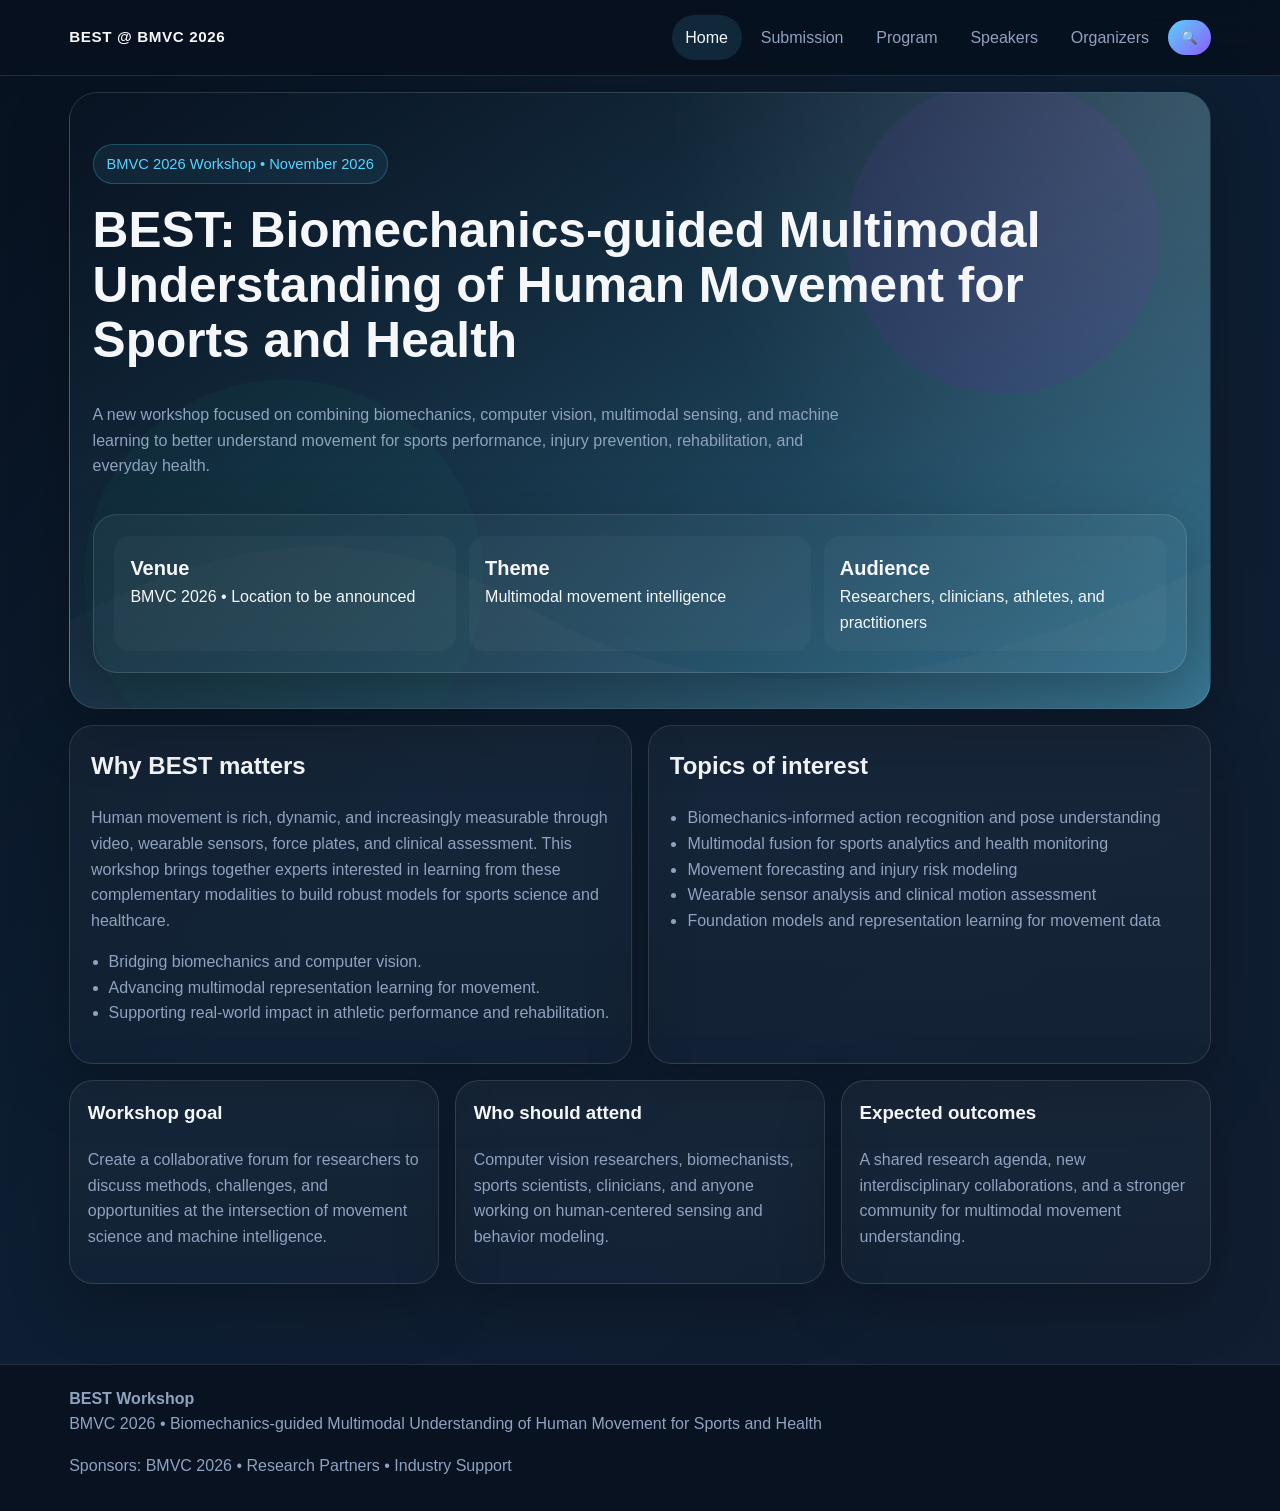
<file: index.html>
<!DOCTYPE html>
<html lang="en">
  <head>
    <meta charset="UTF-8" />
    <meta name="viewport" content="width=device-width, initial-scale=1.0" />
    <title>BEST Workshop | Home</title>
    <meta name="description" content="BEST workshop at BMVC 2026 on biomechanics-guided multimodal understanding of human movement for sports and health." />
    <link rel="icon" href="favicon.svg" type="image/svg+xml" />
    <link rel="stylesheet" href="styles.css" />
  </head>
  <body>
    <header class="site-header">
      <nav class="navbar" aria-label="Primary navigation">
        <a class="brand" href="index.html">BEST @ BMVC 2026</a>
        <div class="nav-links">
          <a class="active" href="index.html">Home</a>
          <a href="submission.html">Submission</a>
          <a href="program.html">Program</a>
          <a href="speakers.html">Speakers</a>
          <a href="organizers.html">Organizers</a>
          <button class="search-toggle" type="button" aria-label="Search the website">🔍</button>
        </div>
      </nav>
    </header>

    <main>
      <section class="hero" id="hero">
        <span class="badge">BMVC 2026 Workshop • November 2026</span>
        <h1>BEST: Biomechanics-guided Multimodal Understanding of Human Movement for Sports and Health</h1>
        <p class="section-copy">A new workshop focused on combining biomechanics, computer vision, multimodal sensing, and machine learning to better understand movement for sports performance, injury prevention, rehabilitation, and everyday health.</p>
        <div class="hero-card">
          <div class="stats">
            <div class="stat"><strong>Venue</strong><span>BMVC 2026 • Location to be announced</span></div>
            <div class="stat"><strong>Theme</strong><span>Multimodal movement intelligence</span></div>
            <div class="stat"><strong>Audience</strong><span>Researchers, clinicians, athletes, and practitioners</span></div>
          </div>
        </div>
      </section>

      <section class="section grid-2">
        <article class="panel">
          <h2>Why BEST matters</h2>
          <p class="section-copy">Human movement is rich, dynamic, and increasingly measurable through video, wearable sensors, force plates, and clinical assessment. This workshop brings together experts interested in learning from these complementary modalities to build robust models for sports science and healthcare.</p>
          <ul class="list">
            <li>Bridging biomechanics and computer vision.</li>
            <li>Advancing multimodal representation learning for movement.</li>
            <li>Supporting real-world impact in athletic performance and rehabilitation.</li>
          </ul>
        </article>
        <article class="panel">
          <h2>Topics of interest</h2>
          <ul class="list">
            <li>Biomechanics-informed action recognition and pose understanding</li>
            <li>Multimodal fusion for sports analytics and health monitoring</li>
            <li>Movement forecasting and injury risk modeling</li>
            <li>Wearable sensor analysis and clinical motion assessment</li>
            <li>Foundation models and representation learning for movement data</li>
          </ul>
        </article>
      </section>

      <section class="section grid-3">
        <article class="card">
          <h3>Workshop goal</h3>
          <p class="section-copy">Create a collaborative forum for researchers to discuss methods, challenges, and opportunities at the intersection of movement science and machine intelligence.</p>
        </article>
        <article class="card">
          <h3>Who should attend</h3>
          <p class="section-copy">Computer vision researchers, biomechanists, sports scientists, clinicians, and anyone working on human-centered sensing and behavior modeling.</p>
        </article>
        <article class="card">
          <h3>Expected outcomes</h3>
          <p class="section-copy">A shared research agenda, new interdisciplinary collaborations, and a stronger community for multimodal movement understanding.</p>
        </article>
      </section>
    </main>

    <footer>
      <div class="footer-inner">
        <div><strong>BEST Workshop</strong><br />BMVC 2026 • Biomechanics-guided Multimodal Understanding of Human Movement for Sports and Health</div>
        <div>Sponsors: BMVC 2026 • Research Partners • Industry Support</div>
      </div>
    </footer>

    <div class="search-overlay hidden" id="searchOverlay">
      <div class="search-panel" role="dialog" aria-label="Website search">
        <form class="search-form" id="searchForm">
          <input id="searchInput" type="search" placeholder="Search the workshop website" />
          <button class="search-submit" type="submit">Search</button>
        </form>
        <div class="search-results" id="searchResults"></div>
      </div>
    </div>

    <script src="script.js"></script>
  </body>
</html>
</file>
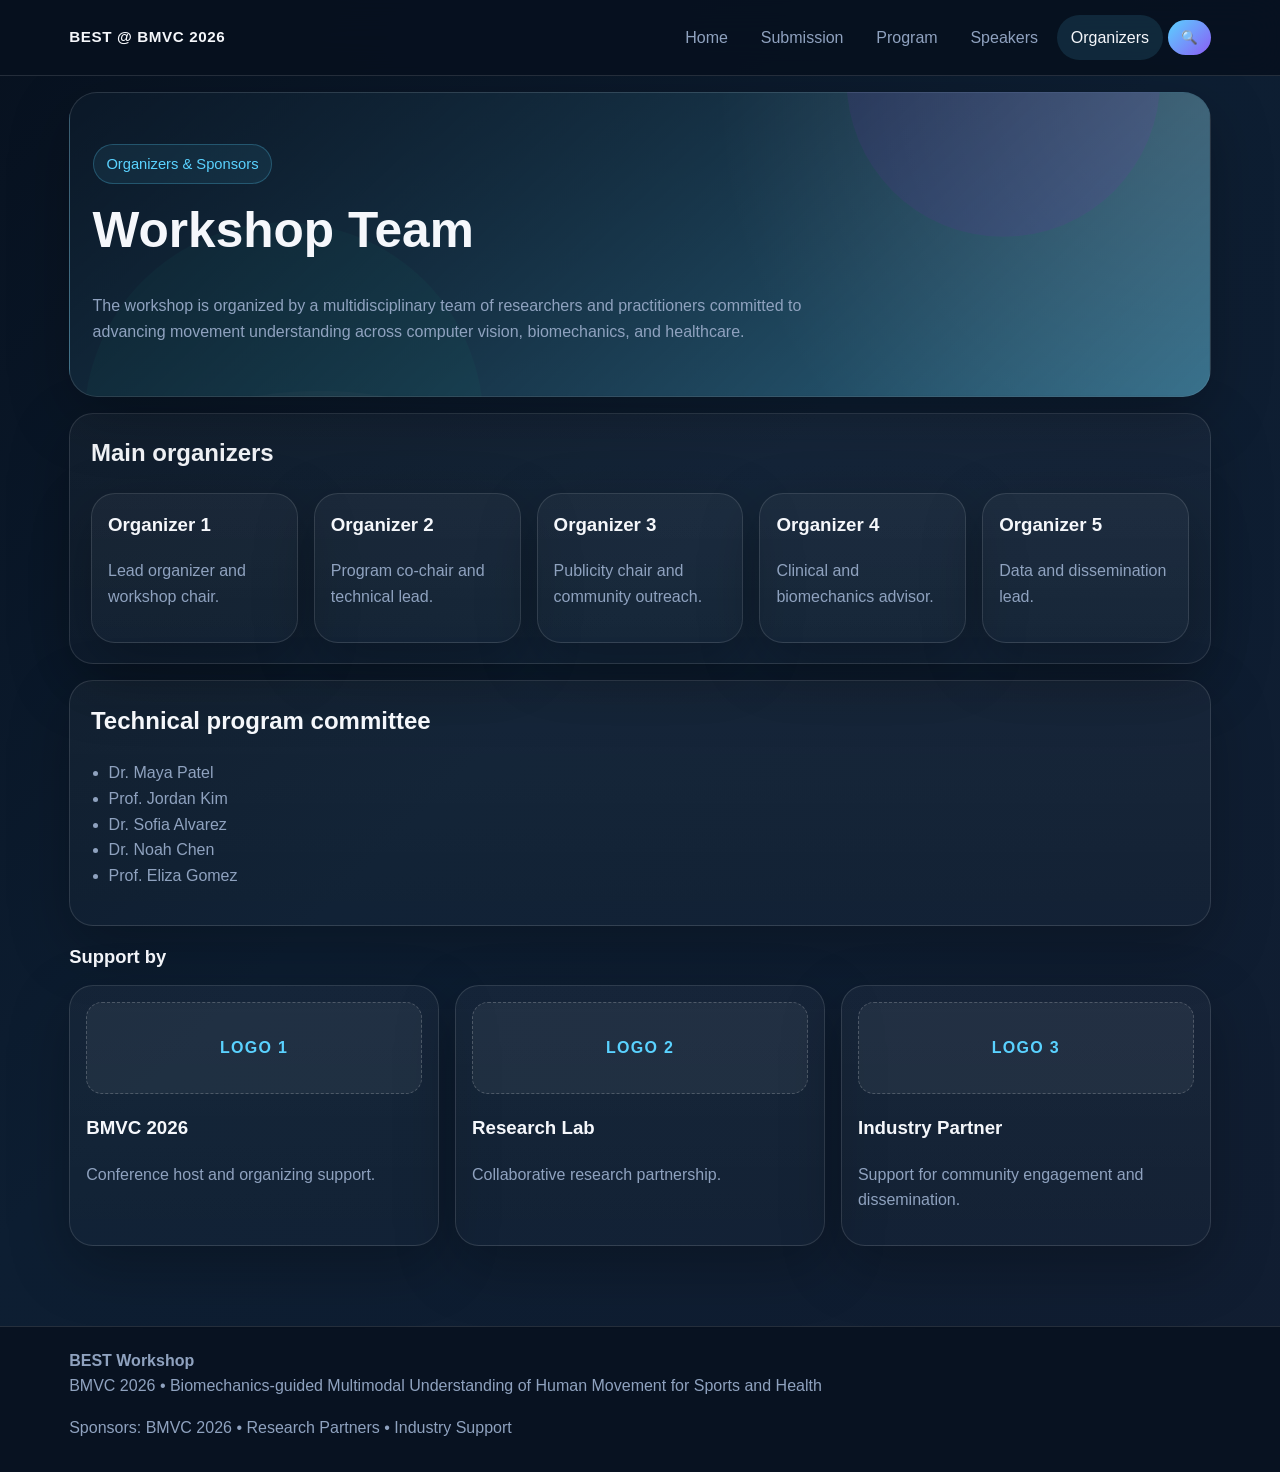
<file: organizers.html>
<!DOCTYPE html>
<html lang="en">
  <head>
    <meta charset="UTF-8" />
    <meta name="viewport" content="width=device-width, initial-scale=1.0" />
    <title>BEST Workshop | Organizers</title>
    <meta name="description" content="Organizers, technical program committee, and sponsors for the BEST workshop." />
    <link rel="icon" href="favicon.svg" type="image/svg+xml" />
    <link rel="stylesheet" href="styles.css" />
  </head>
  <body>
    <header class="site-header">
      <nav class="navbar" aria-label="Primary navigation">
        <a class="brand" href="index.html">BEST @ BMVC 2026</a>
        <div class="nav-links">
          <a href="index.html">Home</a>
          <a href="submission.html">Submission</a>
          <a href="program.html">Program</a>
          <a href="speakers.html">Speakers</a>
          <a class="active" href="organizers.html">Organizers</a>
          <button class="search-toggle" type="button" aria-label="Search the website">🔍</button>
        </div>
      </nav>
    </header>

    <main>
      <section class="hero" id="hero">
        <span class="badge">Organizers & Sponsors</span>
        <h1 class="page-title">Workshop Team</h1>
        <p class="section-copy">The workshop is organized by a multidisciplinary team of researchers and practitioners committed to advancing movement understanding across computer vision, biomechanics, and healthcare.</p>
      </section>

      <section class="section">
        <article class="panel">
          <h2>Main organizers</h2>
          <div class="organizer-grid">
            <div class="organizer-card"><h3>Organizer 1</h3><p class="section-copy">Lead organizer and workshop chair.</p></div>
            <div class="organizer-card"><h3>Organizer 2</h3><p class="section-copy">Program co-chair and technical lead.</p></div>
            <div class="organizer-card"><h3>Organizer 3</h3><p class="section-copy">Publicity chair and community outreach.</p></div>
            <div class="organizer-card"><h3>Organizer 4</h3><p class="section-copy">Clinical and biomechanics advisor.</p></div>
            <div class="organizer-card"><h3>Organizer 5</h3><p class="section-copy">Data and dissemination lead.</p></div>
          </div>
        </article>
      </section>

      <section class="section">
        <article class="panel">
          <h2>Technical program committee</h2>
          <ul class="list">
            <li>Dr. Maya Patel</li>
            <li>Prof. Jordan Kim</li>
            <li>Dr. Sofia Alvarez</li>
            <li>Dr. Noah Chen</li>
            <li>Prof. Eliza Gomez</li>
          </ul>
        </article>
      </section>

      <section class="section">
        <h2 class="section-title">Support by</h2>
        <div class="grid-3">
          <article class="sponsor-card">
            <div class="sponsor-visual">Logo 1</div>
            <h3>BMVC 2026</h3>
            <p class="section-copy">Conference host and organizing support.</p>
          </article>
          <article class="sponsor-card">
            <div class="sponsor-visual">Logo 2</div>
            <h3>Research Lab</h3>
            <p class="section-copy">Collaborative research partnership.</p>
          </article>
          <article class="sponsor-card">
            <div class="sponsor-visual">Logo 3</div>
            <h3>Industry Partner</h3>
            <p class="section-copy">Support for community engagement and dissemination.</p>
          </article>
        </div>
      </section>
    </main>

    <footer>
      <div class="footer-inner">
        <div><strong>BEST Workshop</strong><br />BMVC 2026 • Biomechanics-guided Multimodal Understanding of Human Movement for Sports and Health</div>
        <div>Sponsors: BMVC 2026 • Research Partners • Industry Support</div>
      </div>
    </footer>

    <div class="search-overlay hidden" id="searchOverlay">
      <div class="search-panel" role="dialog" aria-label="Website search">
        <form class="search-form" id="searchForm">
          <input id="searchInput" type="search" placeholder="Search the workshop website" />
          <button class="search-submit" type="submit">Search</button>
        </form>
        <div class="search-results" id="searchResults"></div>
      </div>
    </div>

    <script src="script.js"></script>
  </body>
</html>
</file>
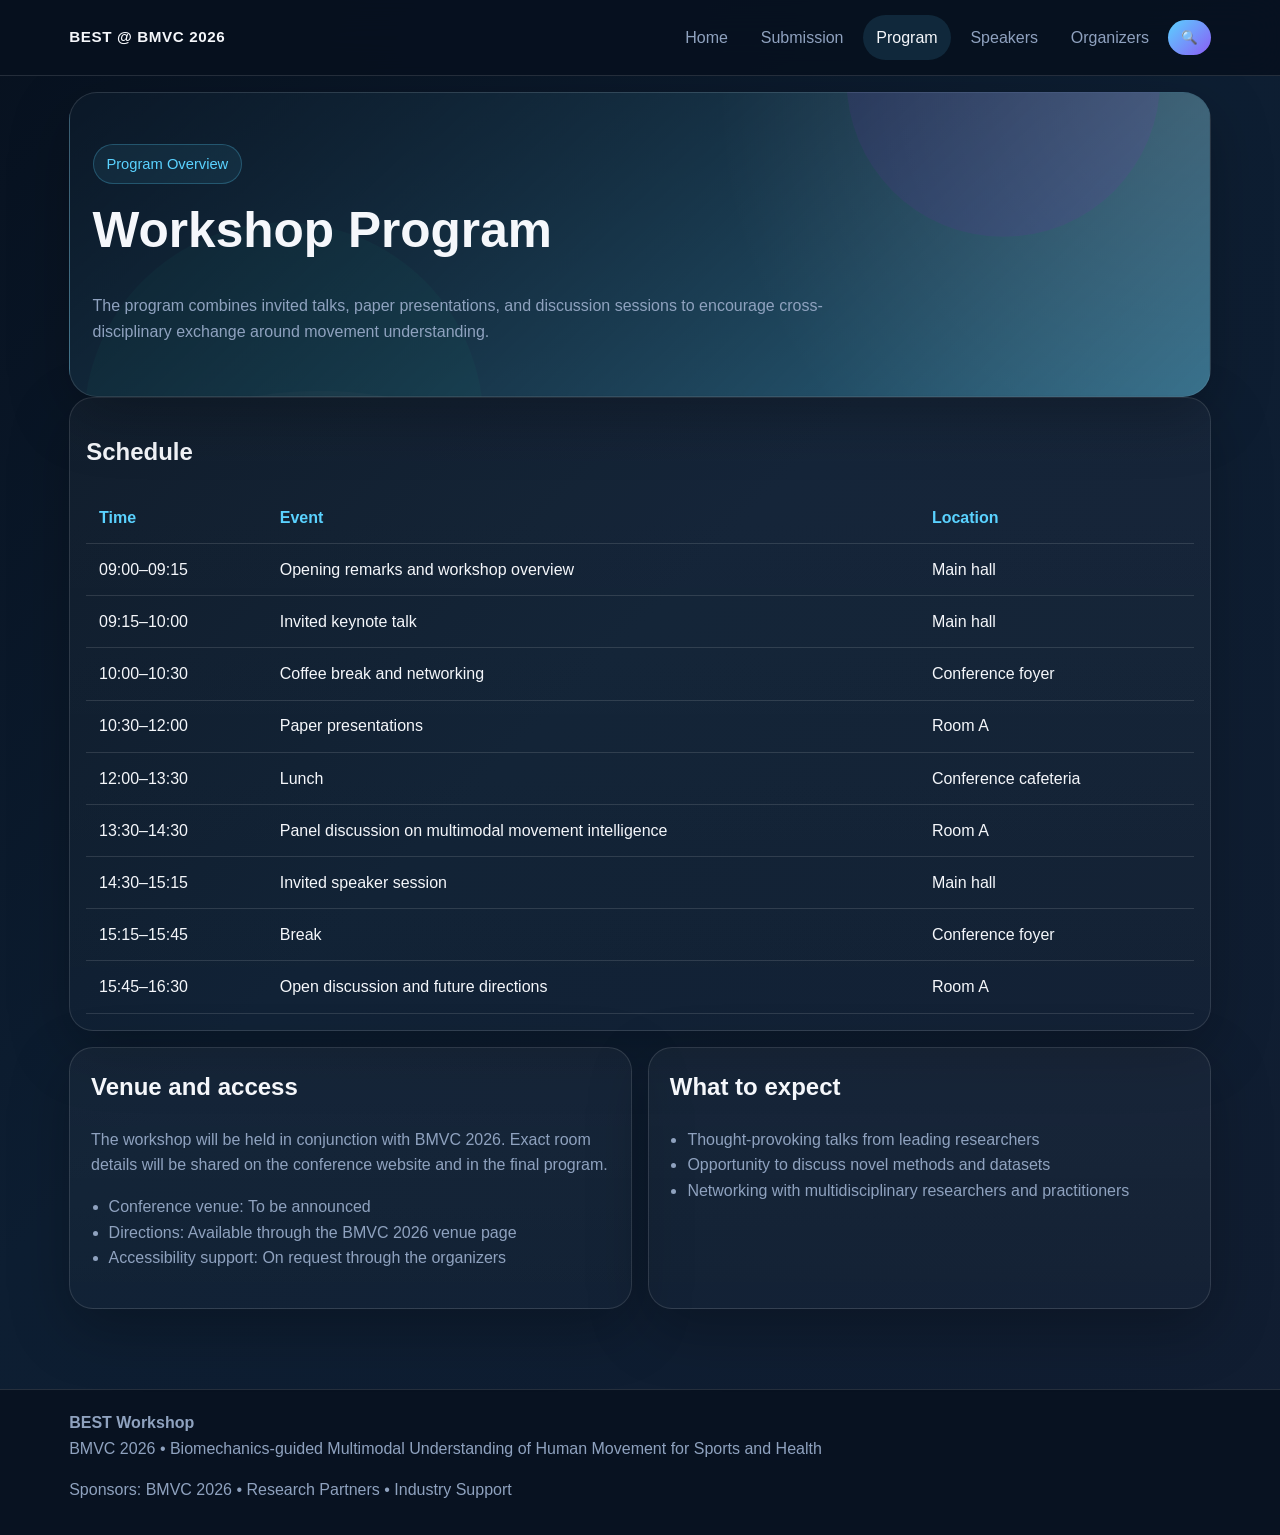
<file: program.html>
<!DOCTYPE html>
<html lang="en">
  <head>
    <meta charset="UTF-8" />
    <meta name="viewport" content="width=device-width, initial-scale=1.0" />
    <title>BEST Workshop | Program</title>
    <meta name="description" content="Workshop program and schedule for BEST at BMVC 2026." />
    <link rel="icon" href="favicon.svg" type="image/svg+xml" />
    <link rel="stylesheet" href="styles.css" />
  </head>
  <body>
    <header class="site-header">
      <nav class="navbar" aria-label="Primary navigation">
        <a class="brand" href="index.html">BEST @ BMVC 2026</a>
        <div class="nav-links">
          <a href="index.html">Home</a>
          <a href="submission.html">Submission</a>
          <a class="active" href="program.html">Program</a>
          <a href="speakers.html">Speakers</a>
          <a href="organizers.html">Organizers</a>
          <button class="search-toggle" type="button" aria-label="Search the website">🔍</button>
        </div>
      </nav>
    </header>

    <main>
      <section class="hero" id="hero">
        <span class="badge">Program Overview</span>
        <h1 class="page-title">Workshop Program</h1>
        <p class="section-copy">The program combines invited talks, paper presentations, and discussion sessions to encourage cross-disciplinary exchange around movement understanding.</p>
      </section>

      <section class="section table-card">
        <h2>Schedule</h2>
        <table>
          <thead>
            <tr><th>Time</th><th>Event</th><th>Location</th></tr>
          </thead>
          <tbody>
            <tr><td>09:00–09:15</td><td>Opening remarks and workshop overview</td><td>Main hall</td></tr>
            <tr><td>09:15–10:00</td><td>Invited keynote talk</td><td>Main hall</td></tr>
            <tr><td>10:00–10:30</td><td>Coffee break and networking</td><td>Conference foyer</td></tr>
            <tr><td>10:30–12:00</td><td>Paper presentations</td><td>Room A</td></tr>
            <tr><td>12:00–13:30</td><td>Lunch</td><td>Conference cafeteria</td></tr>
            <tr><td>13:30–14:30</td><td>Panel discussion on multimodal movement intelligence</td><td>Room A</td></tr>
            <tr><td>14:30–15:15</td><td>Invited speaker session</td><td>Main hall</td></tr>
            <tr><td>15:15–15:45</td><td>Break</td><td>Conference foyer</td></tr>
            <tr><td>15:45–16:30</td><td>Open discussion and future directions</td><td>Room A</td></tr>
          </tbody>
        </table>
      </section>

      <section class="section grid-2">
        <article class="panel">
          <h2>Venue and access</h2>
          <p class="section-copy">The workshop will be held in conjunction with BMVC 2026. Exact room details will be shared on the conference website and in the final program.</p>
          <ul class="list">
            <li>Conference venue: To be announced</li>
            <li>Directions: Available through the BMVC 2026 venue page</li>
            <li>Accessibility support: On request through the organizers</li>
          </ul>
        </article>
        <article class="panel">
          <h2>What to expect</h2>
          <ul class="list">
            <li>Thought-provoking talks from leading researchers</li>
            <li>Opportunity to discuss novel methods and datasets</li>
            <li>Networking with multidisciplinary researchers and practitioners</li>
          </ul>
        </article>
      </section>
    </main>

    <footer>
      <div class="footer-inner">
        <div><strong>BEST Workshop</strong><br />BMVC 2026 • Biomechanics-guided Multimodal Understanding of Human Movement for Sports and Health</div>
        <div>Sponsors: BMVC 2026 • Research Partners • Industry Support</div>
      </div>
    </footer>

    <div class="search-overlay hidden" id="searchOverlay">
      <div class="search-panel" role="dialog" aria-label="Website search">
        <form class="search-form" id="searchForm">
          <input id="searchInput" type="search" placeholder="Search the workshop website" />
          <button class="search-submit" type="submit">Search</button>
        </form>
        <div class="search-results" id="searchResults"></div>
      </div>
    </div>

    <script src="script.js"></script>
  </body>
</html>
</file>
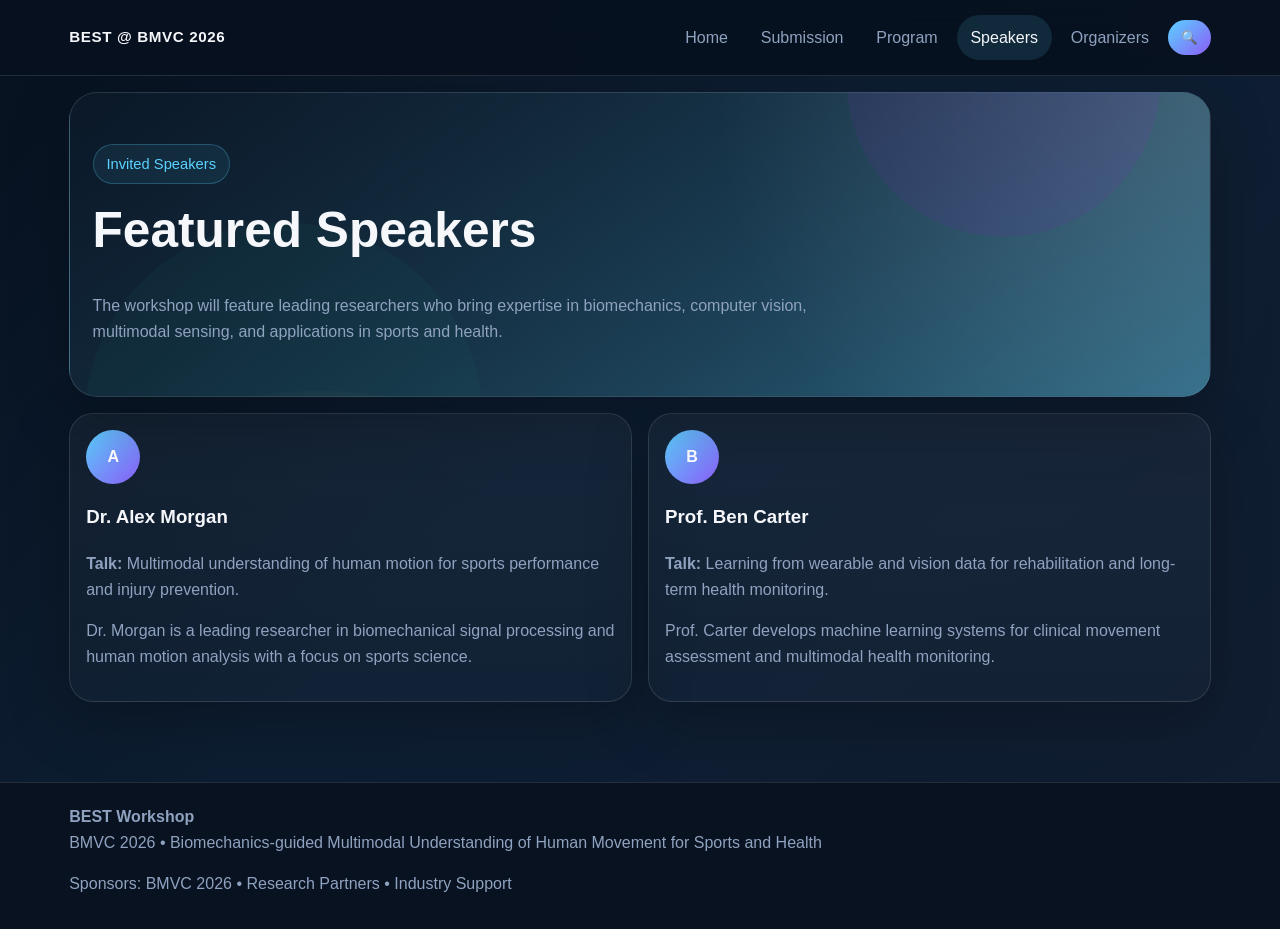
<file: speakers.html>
<!DOCTYPE html>
<html lang="en">
  <head>
    <meta charset="UTF-8" />
    <meta name="viewport" content="width=device-width, initial-scale=1.0" />
    <title>BEST Workshop | Speakers</title>
    <meta name="description" content="Invited speakers for the BEST workshop at BMVC 2026." />
    <link rel="icon" href="favicon.svg" type="image/svg+xml" />
    <link rel="stylesheet" href="styles.css" />
  </head>
  <body>
    <header class="site-header">
      <nav class="navbar" aria-label="Primary navigation">
        <a class="brand" href="index.html">BEST @ BMVC 2026</a>
        <div class="nav-links">
          <a href="index.html">Home</a>
          <a href="submission.html">Submission</a>
          <a href="program.html">Program</a>
          <a class="active" href="speakers.html">Speakers</a>
          <a href="organizers.html">Organizers</a>
          <button class="search-toggle" type="button" aria-label="Search the website">🔍</button>
        </div>
      </nav>
    </header>

    <main>
      <section class="hero" id="hero">
        <span class="badge">Invited Speakers</span>
        <h1 class="page-title">Featured Speakers</h1>
        <p class="section-copy">The workshop will feature leading researchers who bring expertise in biomechanics, computer vision, multimodal sensing, and applications in sports and health.</p>
      </section>

      <section class="section grid-2">
        <article class="speaker-card">
          <div class="avatar">A</div>
          <h3>Dr. Alex Morgan</h3>
          <p class="section-copy"><strong>Talk:</strong> Multimodal understanding of human motion for sports performance and injury prevention.</p>
          <p class="section-copy">Dr. Morgan is a leading researcher in biomechanical signal processing and human motion analysis with a focus on sports science.</p>
        </article>
        <article class="speaker-card">
          <div class="avatar">B</div>
          <h3>Prof. Ben Carter</h3>
          <p class="section-copy"><strong>Talk:</strong> Learning from wearable and vision data for rehabilitation and long-term health monitoring.</p>
          <p class="section-copy">Prof. Carter develops machine learning systems for clinical movement assessment and multimodal health monitoring.</p>
        </article>
      </section>
    </main>

    <footer>
      <div class="footer-inner">
        <div><strong>BEST Workshop</strong><br />BMVC 2026 • Biomechanics-guided Multimodal Understanding of Human Movement for Sports and Health</div>
        <div>Sponsors: BMVC 2026 • Research Partners • Industry Support</div>
      </div>
    </footer>

    <div class="search-overlay hidden" id="searchOverlay">
      <div class="search-panel" role="dialog" aria-label="Website search">
        <form class="search-form" id="searchForm">
          <input id="searchInput" type="search" placeholder="Search the workshop website" />
          <button class="search-submit" type="submit">Search</button>
        </form>
        <div class="search-results" id="searchResults"></div>
      </div>
    </div>

    <script src="script.js"></script>
  </body>
</html>
</file>
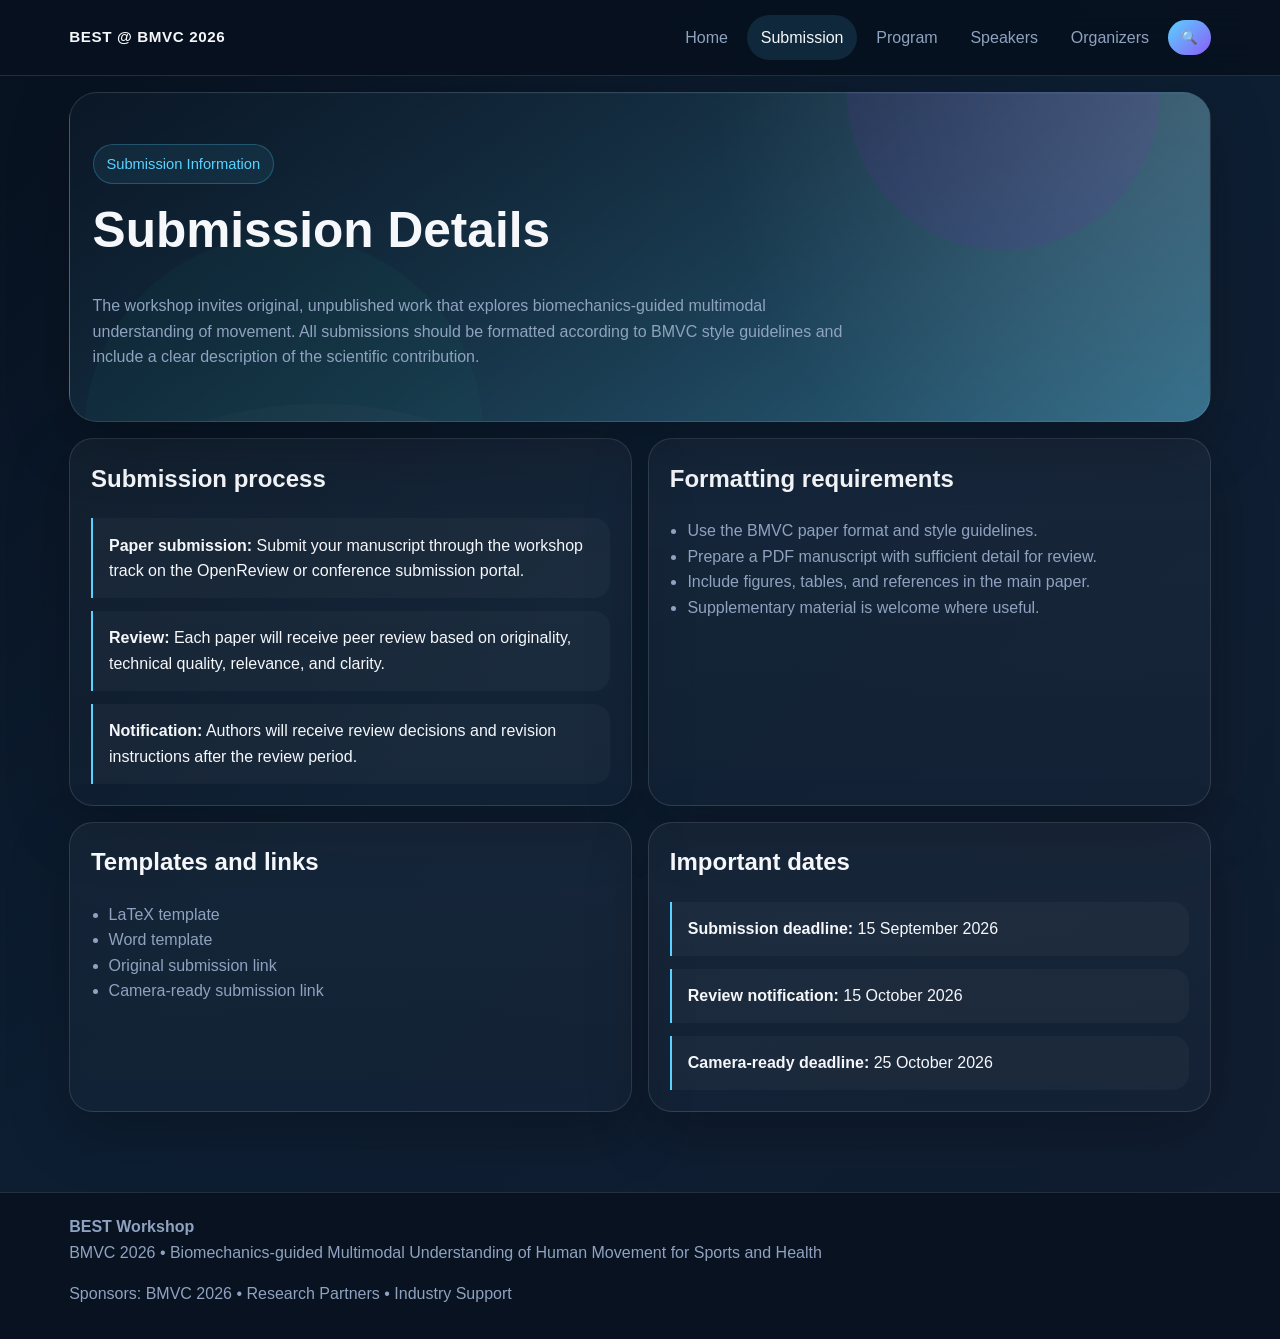
<file: submission.html>
<!DOCTYPE html>
<html lang="en">
  <head>
    <meta charset="UTF-8" />
    <meta name="viewport" content="width=device-width, initial-scale=1.0" />
    <title>BEST Workshop | Submission</title>
    <meta name="description" content="Submission guidelines, formatting instructions, deadlines, and links for the BEST workshop." />
    <link rel="icon" href="favicon.svg" type="image/svg+xml" />
    <link rel="stylesheet" href="styles.css" />
  </head>
  <body>
    <header class="site-header">
      <nav class="navbar" aria-label="Primary navigation">
        <a class="brand" href="index.html">BEST @ BMVC 2026</a>
        <div class="nav-links">
          <a href="index.html">Home</a>
          <a class="active" href="submission.html">Submission</a>
          <a href="program.html">Program</a>
          <a href="speakers.html">Speakers</a>
          <a href="organizers.html">Organizers</a>
          <button class="search-toggle" type="button" aria-label="Search the website">🔍</button>
        </div>
      </nav>
    </header>

    <main>
      <section class="hero" id="hero">
        <span class="badge">Submission Information</span>
        <h1 class="page-title">Submission Details</h1>
        <p class="section-copy">The workshop invites original, unpublished work that explores biomechanics-guided multimodal understanding of movement. All submissions should be formatted according to BMVC style guidelines and include a clear description of the scientific contribution.</p>
      </section>

      <section class="section grid-2">
        <article class="panel">
          <h2>Submission process</h2>
          <div class="timeline">
            <div class="timeline-item"><strong>Paper submission:</strong> Submit your manuscript through the workshop track on the OpenReview or conference submission portal.</div>
            <div class="timeline-item"><strong>Review:</strong> Each paper will receive peer review based on originality, technical quality, relevance, and clarity.</div>
            <div class="timeline-item"><strong>Notification:</strong> Authors will receive review decisions and revision instructions after the review period.</div>
          </div>
        </article>
        <article class="panel">
          <h2>Formatting requirements</h2>
          <ul class="list">
            <li>Use the BMVC paper format and style guidelines.</li>
            <li>Prepare a PDF manuscript with sufficient detail for review.</li>
            <li>Include figures, tables, and references in the main paper.</li>
            <li>Supplementary material is welcome where useful.</li>
          </ul>
        </article>
      </section>

      <section class="section grid-2">
        <article class="panel">
          <h2>Templates and links</h2>
          <ul class="list">
            <li><a href="#">LaTeX template</a></li>
            <li><a href="#">Word template</a></li>
            <li><a href="#">Original submission link</a></li>
            <li><a href="#">Camera-ready submission link</a></li>
          </ul>
        </article>
        <article class="panel">
          <h2>Important dates</h2>
          <div class="timeline">
            <div class="timeline-item"><strong>Submission deadline:</strong> 15 September 2026</div>
            <div class="timeline-item"><strong>Review notification:</strong> 15 October 2026</div>
            <div class="timeline-item"><strong>Camera-ready deadline:</strong> 25 October 2026</div>
          </div>
        </article>
      </section>
    </main>

    <footer>
      <div class="footer-inner">
        <div><strong>BEST Workshop</strong><br />BMVC 2026 • Biomechanics-guided Multimodal Understanding of Human Movement for Sports and Health</div>
        <div>Sponsors: BMVC 2026 • Research Partners • Industry Support</div>
      </div>
    </footer>

    <div class="search-overlay hidden" id="searchOverlay">
      <div class="search-panel" role="dialog" aria-label="Website search">
        <form class="search-form" id="searchForm">
          <input id="searchInput" type="search" placeholder="Search the workshop website" />
          <button class="search-submit" type="submit">Search</button>
        </form>
        <div class="search-results" id="searchResults"></div>
      </div>
    </div>

    <script src="script.js"></script>
  </body>
</html>
</file>
<file: styles.css>
:root {
  --bg: #07111f;
  --surface: #0f1c2f;
  --surface-2: #15263d;
  --text: #f5f7fb;
  --muted: #8fa2bf;
  --accent: #5ad2ff;
  --accent-2: #8b5cf6;
  --success: #2ec4b6;
  --border: rgba(255,255,255,0.12);
  --shadow: 0 20px 60px rgba(0,0,0,0.25);
}

* { box-sizing: border-box; }
body {
  margin: 0;
  font-family: "Segoe UI", Arial, sans-serif;
  background: linear-gradient(135deg, var(--bg), #0d1e32 45%, #111d31);
  color: var(--text);
  line-height: 1.6;
}
a { color: inherit; text-decoration: none; }
img { max-width: 100%; display: block; }

.site-header {
  position: sticky;
  top: 0;
  z-index: 1000;
  backdrop-filter: blur(18px);
  background: rgba(7, 17, 31, 0.92);
  border-bottom: 1px solid var(--border);
}
.navbar {
  max-width: 1180px;
  margin: 0 auto;
  padding: 0.95rem 1.2rem;
  display: flex;
  align-items: center;
  justify-content: space-between;
  gap: 1rem;
}
.brand {
  font-weight: 700;
  letter-spacing: 0.04em;
  text-transform: uppercase;
  font-size: 0.95rem;
}
.nav-links {
  display: flex;
  flex-wrap: wrap;
  gap: 0.35rem;
  align-items: center;
}
.nav-links a {
  padding: 0.6rem 0.85rem;
  border-radius: 999px;
  color: var(--muted);
  transition: 180ms ease;
}
.nav-links a:hover,
.nav-links a.active {
  background: rgba(90, 210, 255, 0.12);
  color: var(--text);
}
.search-toggle,
.search-submit {
  border: 0;
  color: var(--text);
  background: linear-gradient(135deg, var(--accent), var(--accent-2));
  padding: 0.7rem 0.9rem;
  border-radius: 999px;
  cursor: pointer;
}
.search-toggle { padding: 0.65rem 0.8rem; }

main { max-width: 1180px; margin: 0 auto; padding: 0 1.2rem 3rem; }
.hero {
  padding: 3.2rem 1.4rem 2.2rem;
  margin-top: 1rem;
  display: grid;
  gap: 1.2rem;
  position: relative;
  overflow: hidden;
  border-radius: 28px;
  border: 1px solid var(--border);
  box-shadow: var(--shadow);
  background:
    linear-gradient(135deg, rgba(7, 17, 31, 0.8), rgba(7, 17, 31, 0.48)),
    url("data:image/svg+xml,%3Csvg xmlns='http://www.w3.org/2000/svg' viewBox='0 0 1600 900'%3E%3Cdefs%3E%3ClinearGradient id='g' x1='0%25' y1='0%25' x2='100%25' y2='100%25'%3E%3Cstop stop-color='%230f1c2f'/%3E%3Cstop offset='1' stop-color='%235ad2ff'/%3E%3C/linearGradient%3E%3C/defs%3E%3Crect width='1600' height='900' fill='url(%23g)'/%3E%3Ccircle cx='1310' cy='220' r='220' fill='%238b5cf6' fill-opacity='.32'/%3E%3Ccircle cx='300' cy='700' r='280' fill='%232ec4b6' fill-opacity='.22'/%3E%3Cpath d='M0 760 C260 610 480 640 640 740 C830 850 1120 920 1600 680 L1600 900 L0 900 Z' fill='%23ffffff' fill-opacity='.08'/%3E%3C/svg%3E");
  background-size: cover;
  background-position: center;
}
.hero::after {
  content: "";
  position: absolute;
  inset: 0;
  background: radial-gradient(circle at top right, rgba(255,255,255,0.14), transparent 42%);
  pointer-events: none;
}
.hero > * {
  position: relative;
  z-index: 1;
}
.hero h1, .page-title {
  font-size: clamp(2rem, 4vw, 3.1rem);
  margin: 0;
  line-height: 1.1;
}
.hero p, .section-copy {
  color: var(--muted);
  max-width: 760px;
}
.badge {
  display: inline-block;
  width: fit-content;
  padding: 0.45rem 0.8rem;
  border: 1px solid rgba(90, 210, 255, 0.25);
  border-radius: 999px;
  color: var(--accent);
  background: rgba(90, 210, 255, 0.08);
  font-size: 0.92rem;
}
.hero-card,
.panel,
.card,
.table-card,
.speaker-card,
.organizer-card,
.sponsor-card {
  background: linear-gradient(180deg, rgba(255,255,255,0.04), rgba(255,255,255,0.02));
  border: 1px solid var(--border);
  box-shadow: var(--shadow);
  border-radius: 24px;
}
.hero-card { padding: 1.3rem; display: grid; gap: 1rem; }
.grid-2 { display: grid; gap: 1rem; grid-template-columns: repeat(2, minmax(0, 1fr)); }
.grid-3 { display: grid; gap: 1rem; grid-template-columns: repeat(3, minmax(0, 1fr)); }
.panel { padding: 1.3rem; }
.panel h2, .panel h3 { margin-top: 0; }
.list { padding-left: 1.1rem; color: var(--muted); }
.stats { display: grid; gap: 0.8rem; grid-template-columns: repeat(3, minmax(0, 1fr)); }
.stat { padding: 1rem; border-radius: 16px; background: rgba(255,255,255,0.03); }
.stat strong { display: block; font-size: 1.25rem; }
.section { padding-top: 1rem; }
.card { padding: 1.1rem; }
.card h3 { margin-top: 0; }
.timeline { display: grid; gap: 0.8rem; }
.timeline-item { padding: 0.9rem 1rem; border-left: 2px solid var(--accent); background: rgba(255,255,255,0.03); border-radius: 0 16px 16px 0; }
.table-card { padding: 1rem; overflow-x: auto; }
table { width: 100%; border-collapse: collapse; }
th, td { padding: 0.8rem; text-align: left; border-bottom: 1px solid var(--border); }
th { color: var(--accent); }
.speaker-card, .organizer-card, .sponsor-card { padding: 1rem; }
.organizer-grid {
  display: grid;
  gap: 1rem;
  grid-template-columns: repeat(5, minmax(0, 1fr));
}
.section-title {
  margin: 0 0 0.85rem;
  font-size: 1.15rem;
}
.sponsor-visual {
  display: grid;
  place-items: center;
  min-height: 92px;
  margin-bottom: 0.8rem;
  border-radius: 16px;
  border: 1px dashed rgba(255,255,255,0.2);
  background: rgba(255,255,255,0.05);
  color: var(--accent);
  font-weight: 700;
  letter-spacing: 0.08em;
  text-transform: uppercase;
  text-align: center;
  padding: 0.75rem;
}
.avatar {
  width: 54px; height: 54px; border-radius: 50%; display: grid; place-items: center; font-weight: 700;
  background: linear-gradient(135deg, var(--accent), var(--accent-2)); color: white; margin-bottom: 0.75rem;
}
footer {
  border-top: 1px solid var(--border);
  background: rgba(7,17,31,0.86);
  margin-top: 2rem;
}
.footer-inner {
  max-width: 1180px; margin: 0 auto; padding: 1.3rem 1.2rem 2rem; display: flex; justify-content: space-between; gap: 1rem; flex-wrap: wrap;
  color: var(--muted);
}
.search-overlay {
  position: fixed; inset: 0; background: rgba(3,8,16,0.8); backdrop-filter: blur(8px); z-index: 2000;
  display: grid; place-items: center; padding: 1rem;
}
.search-panel {
  width: min(720px, 100%); background: var(--surface); border: 1px solid var(--border); border-radius: 24px; padding: 1.2rem; box-shadow: var(--shadow);
}
.search-form { display: flex; gap: 0.6rem; margin-bottom: 0.8rem; }
.search-form input {
  flex: 1; border: 1px solid var(--border); background: rgba(255,255,255,0.05); color: var(--text); padding: 0.8rem 0.95rem; border-radius: 999px;
}
.search-results { display: grid; gap: 0.7rem; max-height: 56vh; overflow: auto; }
.result-item { padding: 0.9rem 1rem; border-radius: 16px; background: rgba(255,255,255,0.03); }
.result-item strong { display: block; margin-bottom: 0.2rem; }
.result-item small { color: var(--muted); }
.hidden { display: none !important; }

@media (max-width: 1000px) {
  .organizer-grid { grid-template-columns: repeat(2, minmax(0, 1fr)); }
}

@media (max-width: 800px) {
  .grid-2, .grid-3, .stats { grid-template-columns: 1fr; }
  .navbar { flex-wrap: wrap; }
  .nav-links { justify-content: center; }
  .organizer-grid { grid-template-columns: 1fr; }
}
</file>
